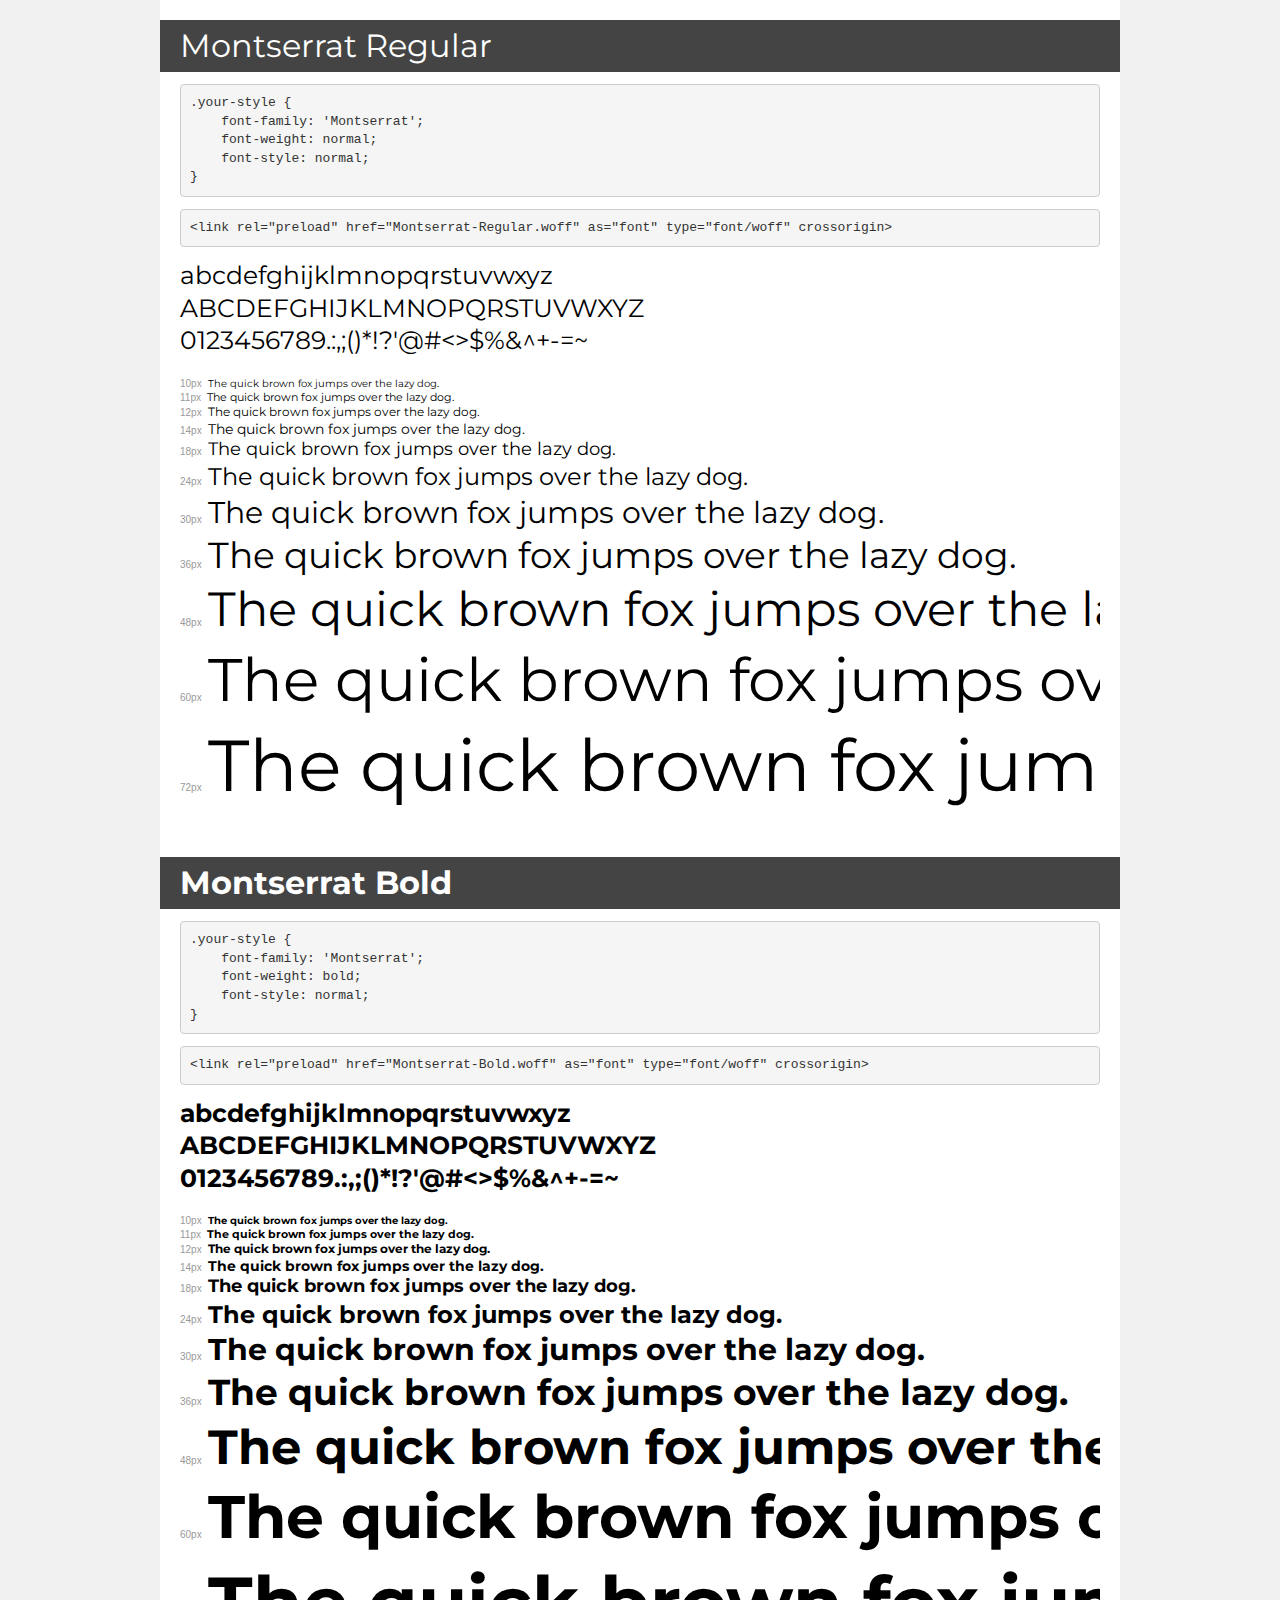
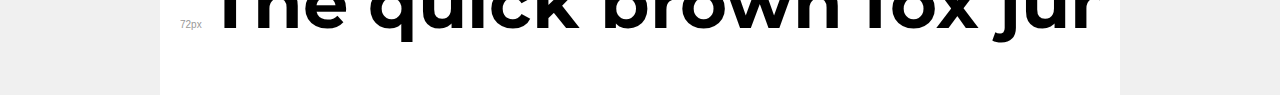
<file: fonts/demo.html>
<!DOCTYPE html>
<html lang="en">
<head>
    <meta charset="utf-8">
    <meta http-equiv="X-UA-Compatible" content="IE=edge">
    <meta name="viewport" content="width=device-width, initial-scale=1">
    <meta name="robots" content="noindex, noarchive">
    <meta name="format-detection" content="telephone=no">
    <title>Transfonter demo</title>
    <link href="stylesheet.css" rel="stylesheet">
    <style>
        /*
        http://meyerweb.com/eric/tools/css/reset/
        v2.0 | 20110126
        License: none (public domain)
        */
        html, body, div, span, applet, object, iframe,
        h1, h2, h3, h4, h5, h6, p, blockquote, pre,
        a, abbr, acronym, address, big, cite, code,
        del, dfn, em, img, ins, kbd, q, s, samp,
        small, strike, strong, sub, sup, tt, var,
        b, u, i, center,
        dl, dt, dd, ol, ul, li,
        fieldset, form, label, legend,
        table, caption, tbody, tfoot, thead, tr, th, td,
        article, aside, canvas, details, embed,
        figure, figcaption, footer, header, hgroup,
        menu, nav, output, ruby, section, summary,
        time, mark, audio, video {
            margin: 0;
            padding: 0;
            border: 0;
            font-size: 100%;
            font: inherit;
            vertical-align: baseline;
        }
        /* HTML5 display-role reset for older browsers */
        article, aside, details, figcaption, figure,
        footer, header, hgroup, menu, nav, section {
            display: block;
        }
        body {
            line-height: 1;
        }
        ol, ul {
            list-style: none;
        }
        blockquote, q {
            quotes: none;
        }
        blockquote:before, blockquote:after,
        q:before, q:after {
            content: '';
            content: none;
        }
        table {
            border-collapse: collapse;
            border-spacing: 0;
        }
        /* demo styles */
        body {
            background: #f0f0f0;
            color: #000;
        }
        .page {
            background: #fff;
            width: 920px;
            margin: 0 auto;
            padding: 20px 20px 0 20px;
            overflow: hidden;
        }
        .font-container {
            overflow-x: auto;
            overflow-y: hidden;
            margin-bottom: 40px;
            line-height: 1.3;
            white-space: nowrap;
            padding-bottom: 5px;
        }
        h1 {
            position: relative;
            background: #444;
            font-size: 32px;
            color: #fff;
            padding: 10px 20px;
            margin: 0 -20px 12px -20px;
        }
        .letters {
            font-size: 25px;
            margin-bottom: 20px;
        }
        .s10:before {
            content: '10px';
        }
        .s11:before {
            content: '11px';
        }
        .s12:before {
            content: '12px';
        }
        .s14:before {
            content: '14px';
        }
        .s18:before {
            content: '18px';
        }
        .s24:before {
            content: '24px';
        }
        .s30:before {
            content: '30px';
        }
        .s36:before {
            content: '36px';
        }
        .s48:before {
            content: '48px';
        }
        .s60:before {
            content: '60px';
        }
        .s72:before {
            content: '72px';
        }
        .s10:before, .s11:before, .s12:before, .s14:before,
        .s18:before, .s24:before, .s30:before, .s36:before,
        .s48:before, .s60:before, .s72:before {
            font-family: Arial, sans-serif;
            font-size: 10px;
            font-weight: normal;
            font-style: normal;
            color: #999;
            padding-right: 6px;
        }
        pre {
            display: block;
            padding: 9px;
            margin: 0 0 12px;
            font-family: Monaco, Menlo, Consolas, "Courier New", monospace;
            font-size: 13px;
            line-height: 1.428571429;
            color: #333;
            font-weight: normal;
            font-style: normal;
            background-color: #f5f5f5;
            border: 1px solid #ccc;
            overflow-x: auto;
            border-radius: 4px;
        }
        /* responsive */
        @media (max-width: 959px) {
            .page {
                width: auto;
                margin: 0;
            }
        }
    </style>
</head>
<body>
<div class="page">
    <div class="demo">
        <h1 style="font-family: 'Montserrat'; font-weight: normal; font-style: normal;">Montserrat Regular</h1>
        <pre title="Usage">.your-style {
    font-family: 'Montserrat';
    font-weight: normal;
    font-style: normal;
}</pre>
        <pre title="Preload (optional)">
&lt;link rel=&quot;preload&quot; href=&quot;Montserrat-Regular.woff&quot; as=&quot;font&quot; type=&quot;font/woff&quot; crossorigin&gt;</pre>
        <div class="font-container" style="font-family: 'Montserrat'; font-weight: normal; font-style: normal;">
            <p class="letters">
                abcdefghijklmnopqrstuvwxyz<br>
ABCDEFGHIJKLMNOPQRSTUVWXYZ<br>
                0123456789.:,;()*!?'@#&lt;&gt;$%&^+-=~
            </p>
            <p class="s10" style="font-size: 10px;">The quick brown fox jumps over the lazy dog.</p>
            <p class="s11" style="font-size: 11px;">The quick brown fox jumps over the lazy dog.</p>
            <p class="s12" style="font-size: 12px;">The quick brown fox jumps over the lazy dog.</p>
            <p class="s14" style="font-size: 14px;">The quick brown fox jumps over the lazy dog.</p>
            <p class="s18" style="font-size: 18px;">The quick brown fox jumps over the lazy dog.</p>
            <p class="s24" style="font-size: 24px;">The quick brown fox jumps over the lazy dog.</p>
            <p class="s30" style="font-size: 30px;">The quick brown fox jumps over the lazy dog.</p>
            <p class="s36" style="font-size: 36px;">The quick brown fox jumps over the lazy dog.</p>
            <p class="s48" style="font-size: 48px;">The quick brown fox jumps over the lazy dog.</p>
            <p class="s60" style="font-size: 60px;">The quick brown fox jumps over the lazy dog.</p>
            <p class="s72" style="font-size: 72px;">The quick brown fox jumps over the lazy dog.</p>
        </div>
    </div>

    <div class="demo">
        <h1 style="font-family: 'Montserrat'; font-weight: bold; font-style: normal;">Montserrat Bold</h1>
        <pre title="Usage">.your-style {
    font-family: 'Montserrat';
    font-weight: bold;
    font-style: normal;
}</pre>
        <pre title="Preload (optional)">
&lt;link rel=&quot;preload&quot; href=&quot;Montserrat-Bold.woff&quot; as=&quot;font&quot; type=&quot;font/woff&quot; crossorigin&gt;</pre>
        <div class="font-container" style="font-family: 'Montserrat'; font-weight: bold; font-style: normal;">
            <p class="letters">
                abcdefghijklmnopqrstuvwxyz<br>
ABCDEFGHIJKLMNOPQRSTUVWXYZ<br>
                0123456789.:,;()*!?'@#&lt;&gt;$%&^+-=~
            </p>
            <p class="s10" style="font-size: 10px;">The quick brown fox jumps over the lazy dog.</p>
            <p class="s11" style="font-size: 11px;">The quick brown fox jumps over the lazy dog.</p>
            <p class="s12" style="font-size: 12px;">The quick brown fox jumps over the lazy dog.</p>
            <p class="s14" style="font-size: 14px;">The quick brown fox jumps over the lazy dog.</p>
            <p class="s18" style="font-size: 18px;">The quick brown fox jumps over the lazy dog.</p>
            <p class="s24" style="font-size: 24px;">The quick brown fox jumps over the lazy dog.</p>
            <p class="s30" style="font-size: 30px;">The quick brown fox jumps over the lazy dog.</p>
            <p class="s36" style="font-size: 36px;">The quick brown fox jumps over the lazy dog.</p>
            <p class="s48" style="font-size: 48px;">The quick brown fox jumps over the lazy dog.</p>
            <p class="s60" style="font-size: 60px;">The quick brown fox jumps over the lazy dog.</p>
            <p class="s72" style="font-size: 72px;">The quick brown fox jumps over the lazy dog.</p>
        </div>
    </div>

</div>
</body>
</html>
</file>
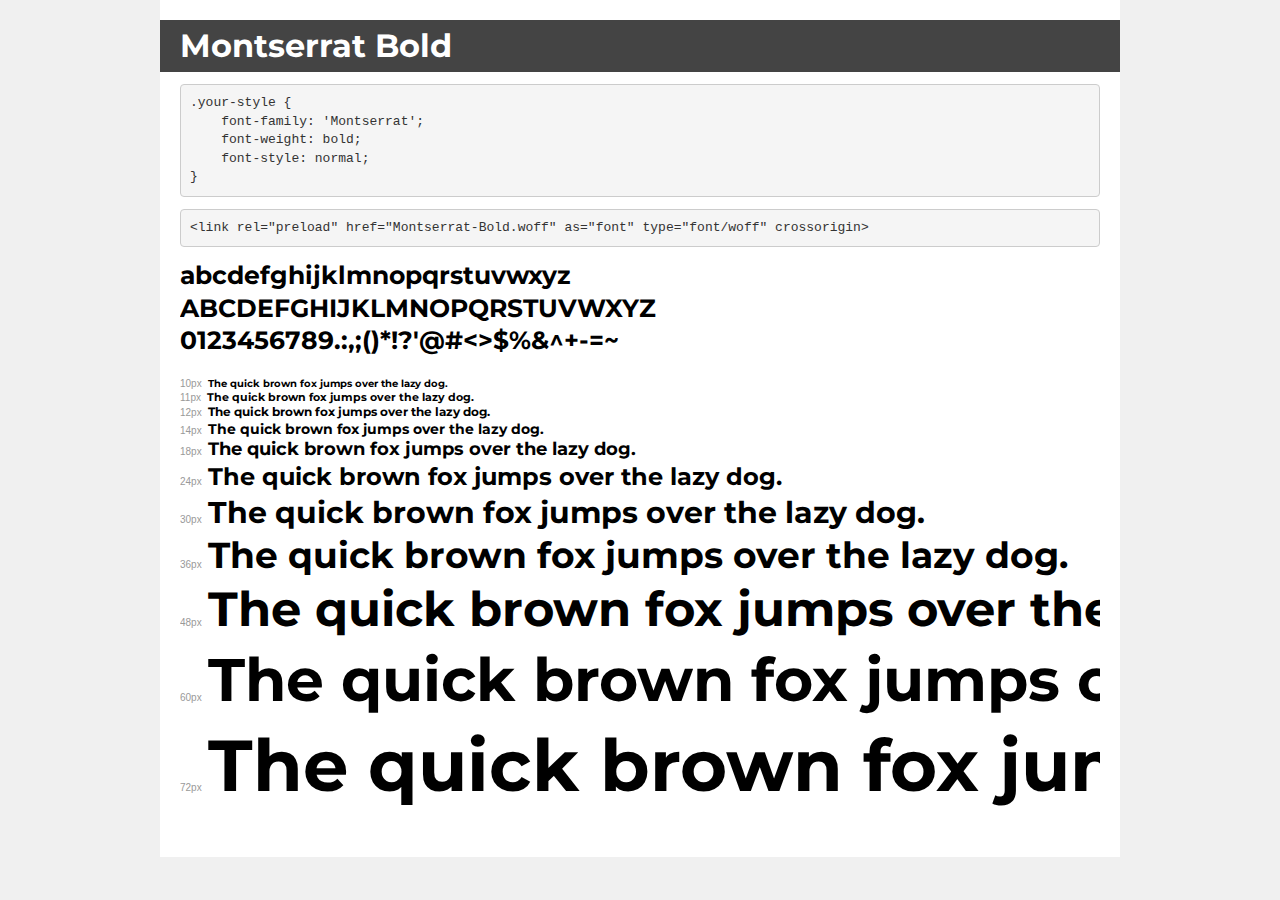
<file: fonts/Montserrat/demo.html>
<!DOCTYPE html>
<html lang="en">
<head>
    <meta charset="utf-8">
    <meta http-equiv="X-UA-Compatible" content="IE=edge">
    <meta name="viewport" content="width=device-width, initial-scale=1">
    <meta name="robots" content="noindex, noarchive">
    <meta name="format-detection" content="telephone=no">
    <title>Transfonter demo</title>
    <link href="stylesheet.css" rel="stylesheet">
    <style>
        /*
        http://meyerweb.com/eric/tools/css/reset/
        v2.0 | 20110126
        License: none (public domain)
        */
        html, body, div, span, applet, object, iframe,
        h1, h2, h3, h4, h5, h6, p, blockquote, pre,
        a, abbr, acronym, address, big, cite, code,
        del, dfn, em, img, ins, kbd, q, s, samp,
        small, strike, strong, sub, sup, tt, var,
        b, u, i, center,
        dl, dt, dd, ol, ul, li,
        fieldset, form, label, legend,
        table, caption, tbody, tfoot, thead, tr, th, td,
        article, aside, canvas, details, embed,
        figure, figcaption, footer, header, hgroup,
        menu, nav, output, ruby, section, summary,
        time, mark, audio, video {
            margin: 0;
            padding: 0;
            border: 0;
            font-size: 100%;
            font: inherit;
            vertical-align: baseline;
        }
        /* HTML5 display-role reset for older browsers */
        article, aside, details, figcaption, figure,
        footer, header, hgroup, menu, nav, section {
            display: block;
        }
        body {
            line-height: 1;
        }
        ol, ul {
            list-style: none;
        }
        blockquote, q {
            quotes: none;
        }
        blockquote:before, blockquote:after,
        q:before, q:after {
            content: '';
            content: none;
        }
        table {
            border-collapse: collapse;
            border-spacing: 0;
        }
        /* demo styles */
        body {
            background: #f0f0f0;
            color: #000;
        }
        .page {
            background: #fff;
            width: 920px;
            margin: 0 auto;
            padding: 20px 20px 0 20px;
            overflow: hidden;
        }
        .font-container {
            overflow-x: auto;
            overflow-y: hidden;
            margin-bottom: 40px;
            line-height: 1.3;
            white-space: nowrap;
            padding-bottom: 5px;
        }
        h1 {
            position: relative;
            background: #444;
            font-size: 32px;
            color: #fff;
            padding: 10px 20px;
            margin: 0 -20px 12px -20px;
        }
        .letters {
            font-size: 25px;
            margin-bottom: 20px;
        }
        .s10:before {
            content: '10px';
        }
        .s11:before {
            content: '11px';
        }
        .s12:before {
            content: '12px';
        }
        .s14:before {
            content: '14px';
        }
        .s18:before {
            content: '18px';
        }
        .s24:before {
            content: '24px';
        }
        .s30:before {
            content: '30px';
        }
        .s36:before {
            content: '36px';
        }
        .s48:before {
            content: '48px';
        }
        .s60:before {
            content: '60px';
        }
        .s72:before {
            content: '72px';
        }
        .s10:before, .s11:before, .s12:before, .s14:before,
        .s18:before, .s24:before, .s30:before, .s36:before,
        .s48:before, .s60:before, .s72:before {
            font-family: Arial, sans-serif;
            font-size: 10px;
            font-weight: normal;
            font-style: normal;
            color: #999;
            padding-right: 6px;
        }
        pre {
            display: block;
            padding: 9px;
            margin: 0 0 12px;
            font-family: Monaco, Menlo, Consolas, "Courier New", monospace;
            font-size: 13px;
            line-height: 1.428571429;
            color: #333;
            font-weight: normal;
            font-style: normal;
            background-color: #f5f5f5;
            border: 1px solid #ccc;
            overflow-x: auto;
            border-radius: 4px;
        }
        /* responsive */
        @media (max-width: 959px) {
            .page {
                width: auto;
                margin: 0;
            }
        }
    </style>
</head>
<body>
<div class="page">
    <div class="demo">
        <h1 style="font-family: 'Montserrat'; font-weight: bold; font-style: normal;">Montserrat Bold</h1>
        <pre title="Usage">.your-style {
    font-family: 'Montserrat';
    font-weight: bold;
    font-style: normal;
}</pre>
        <pre title="Preload (optional)">
&lt;link rel=&quot;preload&quot; href=&quot;Montserrat-Bold.woff&quot; as=&quot;font&quot; type=&quot;font/woff&quot; crossorigin&gt;</pre>
        <div class="font-container" style="font-family: 'Montserrat'; font-weight: bold; font-style: normal;">
            <p class="letters">
                abcdefghijklmnopqrstuvwxyz<br>
ABCDEFGHIJKLMNOPQRSTUVWXYZ<br>
                0123456789.:,;()*!?'@#&lt;&gt;$%&^+-=~
            </p>
            <p class="s10" style="font-size: 10px;">The quick brown fox jumps over the lazy dog.</p>
            <p class="s11" style="font-size: 11px;">The quick brown fox jumps over the lazy dog.</p>
            <p class="s12" style="font-size: 12px;">The quick brown fox jumps over the lazy dog.</p>
            <p class="s14" style="font-size: 14px;">The quick brown fox jumps over the lazy dog.</p>
            <p class="s18" style="font-size: 18px;">The quick brown fox jumps over the lazy dog.</p>
            <p class="s24" style="font-size: 24px;">The quick brown fox jumps over the lazy dog.</p>
            <p class="s30" style="font-size: 30px;">The quick brown fox jumps over the lazy dog.</p>
            <p class="s36" style="font-size: 36px;">The quick brown fox jumps over the lazy dog.</p>
            <p class="s48" style="font-size: 48px;">The quick brown fox jumps over the lazy dog.</p>
            <p class="s60" style="font-size: 60px;">The quick brown fox jumps over the lazy dog.</p>
            <p class="s72" style="font-size: 72px;">The quick brown fox jumps over the lazy dog.</p>
        </div>
    </div>

</div>
</body>
</html>
</file>
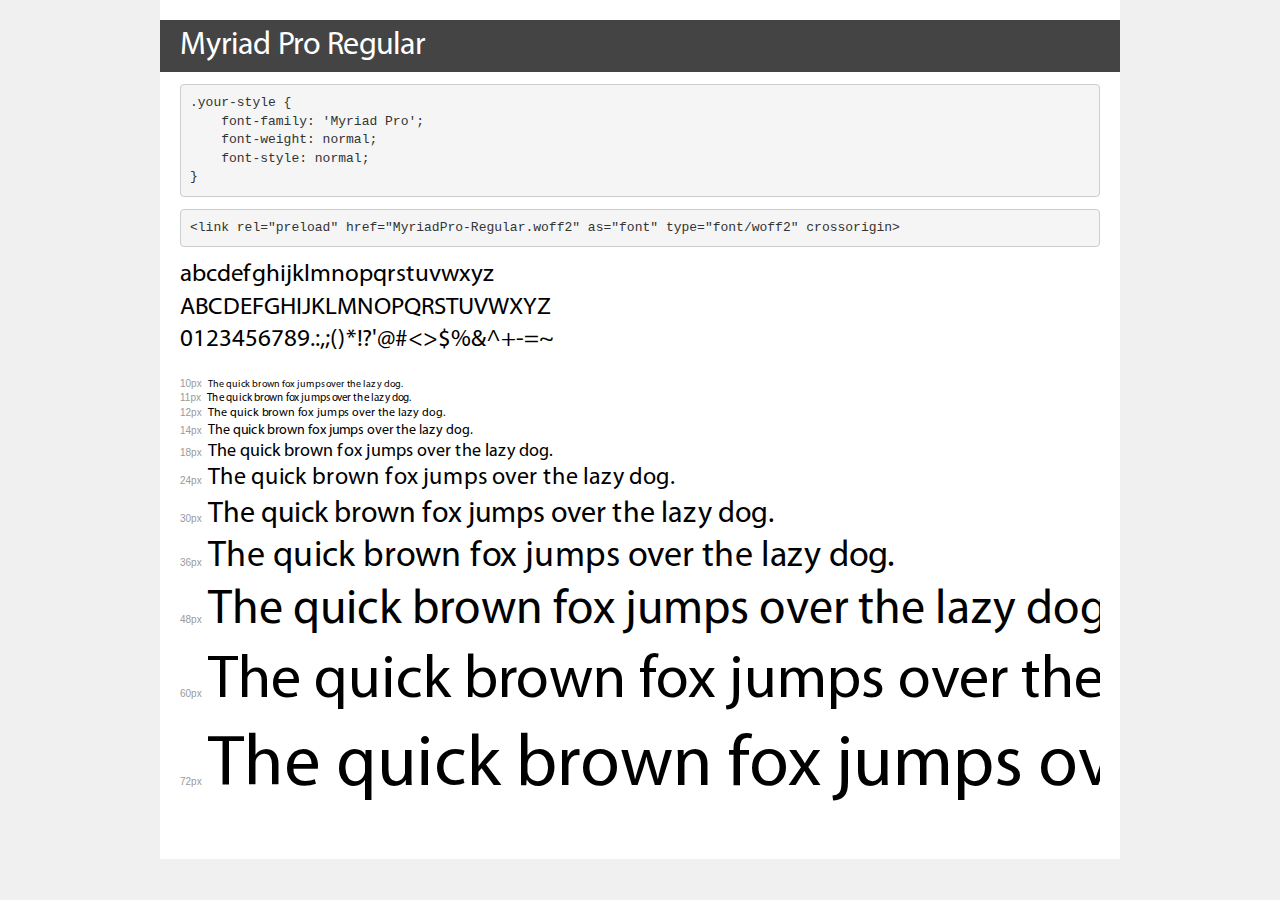
<file: fonts/Myriad Pro/demo.html>
<!DOCTYPE html>
<html lang="en">
<head>
    <meta charset="utf-8">
    <meta http-equiv="X-UA-Compatible" content="IE=edge">
    <meta name="viewport" content="width=device-width, initial-scale=1">
    <meta name="robots" content="noindex, noarchive">
    <meta name="format-detection" content="telephone=no">
    <title>Transfonter demo</title>
    <link href="stylesheet.css" rel="stylesheet">
    <style>
        /*
        http://meyerweb.com/eric/tools/css/reset/
        v2.0 | 20110126
        License: none (public domain)
        */
        html, body, div, span, applet, object, iframe,
        h1, h2, h3, h4, h5, h6, p, blockquote, pre,
        a, abbr, acronym, address, big, cite, code,
        del, dfn, em, img, ins, kbd, q, s, samp,
        small, strike, strong, sub, sup, tt, var,
        b, u, i, center,
        dl, dt, dd, ol, ul, li,
        fieldset, form, label, legend,
        table, caption, tbody, tfoot, thead, tr, th, td,
        article, aside, canvas, details, embed,
        figure, figcaption, footer, header, hgroup,
        menu, nav, output, ruby, section, summary,
        time, mark, audio, video {
            margin: 0;
            padding: 0;
            border: 0;
            font-size: 100%;
            font: inherit;
            vertical-align: baseline;
        }
        /* HTML5 display-role reset for older browsers */
        article, aside, details, figcaption, figure,
        footer, header, hgroup, menu, nav, section {
            display: block;
        }
        body {
            line-height: 1;
        }
        ol, ul {
            list-style: none;
        }
        blockquote, q {
            quotes: none;
        }
        blockquote:before, blockquote:after,
        q:before, q:after {
            content: '';
            content: none;
        }
        table {
            border-collapse: collapse;
            border-spacing: 0;
        }
        /* demo styles */
        body {
            background: #f0f0f0;
            color: #000;
        }
        .page {
            background: #fff;
            width: 920px;
            margin: 0 auto;
            padding: 20px 20px 0 20px;
            overflow: hidden;
        }
        .font-container {
            overflow-x: auto;
            overflow-y: hidden;
            margin-bottom: 40px;
            line-height: 1.3;
            white-space: nowrap;
            padding-bottom: 5px;
        }
        h1 {
            position: relative;
            background: #444;
            font-size: 32px;
            color: #fff;
            padding: 10px 20px;
            margin: 0 -20px 12px -20px;
        }
        .letters {
            font-size: 25px;
            margin-bottom: 20px;
        }
        .s10:before {
            content: '10px';
        }
        .s11:before {
            content: '11px';
        }
        .s12:before {
            content: '12px';
        }
        .s14:before {
            content: '14px';
        }
        .s18:before {
            content: '18px';
        }
        .s24:before {
            content: '24px';
        }
        .s30:before {
            content: '30px';
        }
        .s36:before {
            content: '36px';
        }
        .s48:before {
            content: '48px';
        }
        .s60:before {
            content: '60px';
        }
        .s72:before {
            content: '72px';
        }
        .s10:before, .s11:before, .s12:before, .s14:before,
        .s18:before, .s24:before, .s30:before, .s36:before,
        .s48:before, .s60:before, .s72:before {
            font-family: Arial, sans-serif;
            font-size: 10px;
            font-weight: normal;
            font-style: normal;
            color: #999;
            padding-right: 6px;
        }
        pre {
            display: block;
            padding: 9px;
            margin: 0 0 12px;
            font-family: Monaco, Menlo, Consolas, "Courier New", monospace;
            font-size: 13px;
            line-height: 1.428571429;
            color: #333;
            font-weight: normal;
            font-style: normal;
            background-color: #f5f5f5;
            border: 1px solid #ccc;
            overflow-x: auto;
            border-radius: 4px;
        }
        /* responsive */
        @media (max-width: 959px) {
            .page {
                width: auto;
                margin: 0;
            }
        }
    </style>
</head>
<body>
<div class="page">
    <div class="demo">
        <h1 style="font-family: 'Myriad Pro'; font-weight: normal; font-style: normal;">Myriad Pro Regular</h1>
        <pre title="Usage">.your-style {
    font-family: 'Myriad Pro';
    font-weight: normal;
    font-style: normal;
}</pre>
        <pre title="Preload (optional)">
&lt;link rel=&quot;preload&quot; href=&quot;MyriadPro-Regular.woff2&quot; as=&quot;font&quot; type=&quot;font/woff2&quot; crossorigin&gt;</pre>
        <div class="font-container" style="font-family: 'Myriad Pro'; font-weight: normal; font-style: normal;">
            <p class="letters">
                abcdefghijklmnopqrstuvwxyz<br>
ABCDEFGHIJKLMNOPQRSTUVWXYZ<br>
                0123456789.:,;()*!?'@#&lt;&gt;$%&^+-=~
            </p>
            <p class="s10" style="font-size: 10px;">The quick brown fox jumps over the lazy dog.</p>
            <p class="s11" style="font-size: 11px;">The quick brown fox jumps over the lazy dog.</p>
            <p class="s12" style="font-size: 12px;">The quick brown fox jumps over the lazy dog.</p>
            <p class="s14" style="font-size: 14px;">The quick brown fox jumps over the lazy dog.</p>
            <p class="s18" style="font-size: 18px;">The quick brown fox jumps over the lazy dog.</p>
            <p class="s24" style="font-size: 24px;">The quick brown fox jumps over the lazy dog.</p>
            <p class="s30" style="font-size: 30px;">The quick brown fox jumps over the lazy dog.</p>
            <p class="s36" style="font-size: 36px;">The quick brown fox jumps over the lazy dog.</p>
            <p class="s48" style="font-size: 48px;">The quick brown fox jumps over the lazy dog.</p>
            <p class="s60" style="font-size: 60px;">The quick brown fox jumps over the lazy dog.</p>
            <p class="s72" style="font-size: 72px;">The quick brown fox jumps over the lazy dog.</p>
        </div>
    </div>

</div>
</body>
</html>
</file>
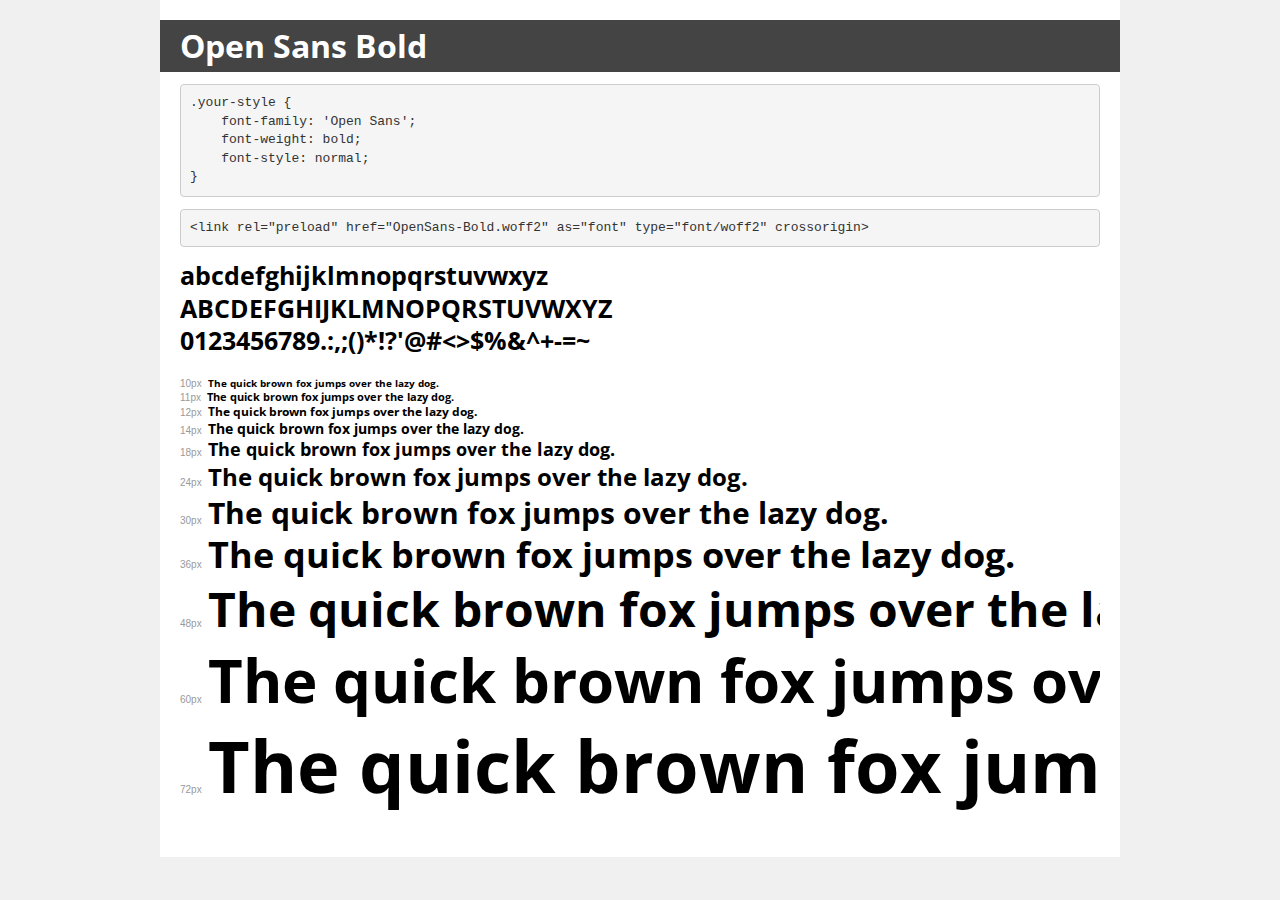
<file: fonts/open_sans/demo.html>
<!DOCTYPE html>
<html lang="en">
<head>
    <meta charset="utf-8">
    <meta http-equiv="X-UA-Compatible" content="IE=edge">
    <meta name="viewport" content="width=device-width, initial-scale=1">
    <meta name="robots" content="noindex, noarchive">
    <meta name="format-detection" content="telephone=no">
    <title>Transfonter demo</title>
    <link href="stylesheet.css" rel="stylesheet">
    <style>
        /*
        http://meyerweb.com/eric/tools/css/reset/
        v2.0 | 20110126
        License: none (public domain)
        */
        html, body, div, span, applet, object, iframe,
        h1, h2, h3, h4, h5, h6, p, blockquote, pre,
        a, abbr, acronym, address, big, cite, code,
        del, dfn, em, img, ins, kbd, q, s, samp,
        small, strike, strong, sub, sup, tt, var,
        b, u, i, center,
        dl, dt, dd, ol, ul, li,
        fieldset, form, label, legend,
        table, caption, tbody, tfoot, thead, tr, th, td,
        article, aside, canvas, details, embed,
        figure, figcaption, footer, header, hgroup,
        menu, nav, output, ruby, section, summary,
        time, mark, audio, video {
            margin: 0;
            padding: 0;
            border: 0;
            font-size: 100%;
            font: inherit;
            vertical-align: baseline;
        }
        /* HTML5 display-role reset for older browsers */
        article, aside, details, figcaption, figure,
        footer, header, hgroup, menu, nav, section {
            display: block;
        }
        body {
            line-height: 1;
        }
        ol, ul {
            list-style: none;
        }
        blockquote, q {
            quotes: none;
        }
        blockquote:before, blockquote:after,
        q:before, q:after {
            content: '';
            content: none;
        }
        table {
            border-collapse: collapse;
            border-spacing: 0;
        }
        /* demo styles */
        body {
            background: #f0f0f0;
            color: #000;
        }
        .page {
            background: #fff;
            width: 920px;
            margin: 0 auto;
            padding: 20px 20px 0 20px;
            overflow: hidden;
        }
        .font-container {
            overflow-x: auto;
            overflow-y: hidden;
            margin-bottom: 40px;
            line-height: 1.3;
            white-space: nowrap;
            padding-bottom: 5px;
        }
        h1 {
            position: relative;
            background: #444;
            font-size: 32px;
            color: #fff;
            padding: 10px 20px;
            margin: 0 -20px 12px -20px;
        }
        .letters {
            font-size: 25px;
            margin-bottom: 20px;
        }
        .s10:before {
            content: '10px';
        }
        .s11:before {
            content: '11px';
        }
        .s12:before {
            content: '12px';
        }
        .s14:before {
            content: '14px';
        }
        .s18:before {
            content: '18px';
        }
        .s24:before {
            content: '24px';
        }
        .s30:before {
            content: '30px';
        }
        .s36:before {
            content: '36px';
        }
        .s48:before {
            content: '48px';
        }
        .s60:before {
            content: '60px';
        }
        .s72:before {
            content: '72px';
        }
        .s10:before, .s11:before, .s12:before, .s14:before,
        .s18:before, .s24:before, .s30:before, .s36:before,
        .s48:before, .s60:before, .s72:before {
            font-family: Arial, sans-serif;
            font-size: 10px;
            font-weight: normal;
            font-style: normal;
            color: #999;
            padding-right: 6px;
        }
        pre {
            display: block;
            padding: 9px;
            margin: 0 0 12px;
            font-family: Monaco, Menlo, Consolas, "Courier New", monospace;
            font-size: 13px;
            line-height: 1.428571429;
            color: #333;
            font-weight: normal;
            font-style: normal;
            background-color: #f5f5f5;
            border: 1px solid #ccc;
            overflow-x: auto;
            border-radius: 4px;
        }
        /* responsive */
        @media (max-width: 959px) {
            .page {
                width: auto;
                margin: 0;
            }
        }
    </style>
</head>
<body>
<div class="page">
    <div class="demo">
        <h1 style="font-family: 'Open Sans'; font-weight: bold; font-style: normal;">Open Sans Bold</h1>
        <pre title="Usage">.your-style {
    font-family: 'Open Sans';
    font-weight: bold;
    font-style: normal;
}</pre>
        <pre title="Preload (optional)">
&lt;link rel=&quot;preload&quot; href=&quot;OpenSans-Bold.woff2&quot; as=&quot;font&quot; type=&quot;font/woff2&quot; crossorigin&gt;</pre>
        <div class="font-container" style="font-family: 'Open Sans'; font-weight: bold; font-style: normal;">
            <p class="letters">
                abcdefghijklmnopqrstuvwxyz<br>
ABCDEFGHIJKLMNOPQRSTUVWXYZ<br>
                0123456789.:,;()*!?'@#&lt;&gt;$%&^+-=~
            </p>
            <p class="s10" style="font-size: 10px;">The quick brown fox jumps over the lazy dog.</p>
            <p class="s11" style="font-size: 11px;">The quick brown fox jumps over the lazy dog.</p>
            <p class="s12" style="font-size: 12px;">The quick brown fox jumps over the lazy dog.</p>
            <p class="s14" style="font-size: 14px;">The quick brown fox jumps over the lazy dog.</p>
            <p class="s18" style="font-size: 18px;">The quick brown fox jumps over the lazy dog.</p>
            <p class="s24" style="font-size: 24px;">The quick brown fox jumps over the lazy dog.</p>
            <p class="s30" style="font-size: 30px;">The quick brown fox jumps over the lazy dog.</p>
            <p class="s36" style="font-size: 36px;">The quick brown fox jumps over the lazy dog.</p>
            <p class="s48" style="font-size: 48px;">The quick brown fox jumps over the lazy dog.</p>
            <p class="s60" style="font-size: 60px;">The quick brown fox jumps over the lazy dog.</p>
            <p class="s72" style="font-size: 72px;">The quick brown fox jumps over the lazy dog.</p>
        </div>
    </div>

</div>
</body>
</html>
</file>
<file: fonts/stylesheet.css>
@font-face {
    font-family: 'Montserrat';
    src: url('Montserrat-Regular.woff') format('woff');
    font-weight: normal;
    font-style: normal;
    font-display: swap;
}

@font-face {
    font-family: 'Montserrat';
    src: url('Montserrat-Bold.woff') format('woff');
    font-weight: bold;
    font-style: normal;
    font-display: swap;
}
</file>
<file: fonts/Montserrat/stylesheet.css>
@font-face {
    font-family: 'Montserrat';
    src: url('Montserrat-Bold.woff') format('woff');
    font-weight: bold;
    font-style: normal;
    font-display: swap;
}
</file>
<file: fonts/Myriad Pro/stylesheet.css>
@font-face {
    font-family: 'Myriad Pro';
    src: url('MyriadPro-Regular.woff2') format('woff2'),
        url('MyriadPro-Regular.woff') format('woff');
    font-weight: normal;
    font-style: normal;
    font-display: swap;
}
</file>
<file: fonts/open_sans/stylesheet.css>
@font-face {
    font-family: 'Open Sans';
    src: url('OpenSans-Bold.woff2') format('woff2'),
        url('OpenSans-Bold.woff') format('woff');
    font-weight: bold;
    font-style: normal;
    font-display: swap;
}
</file>
